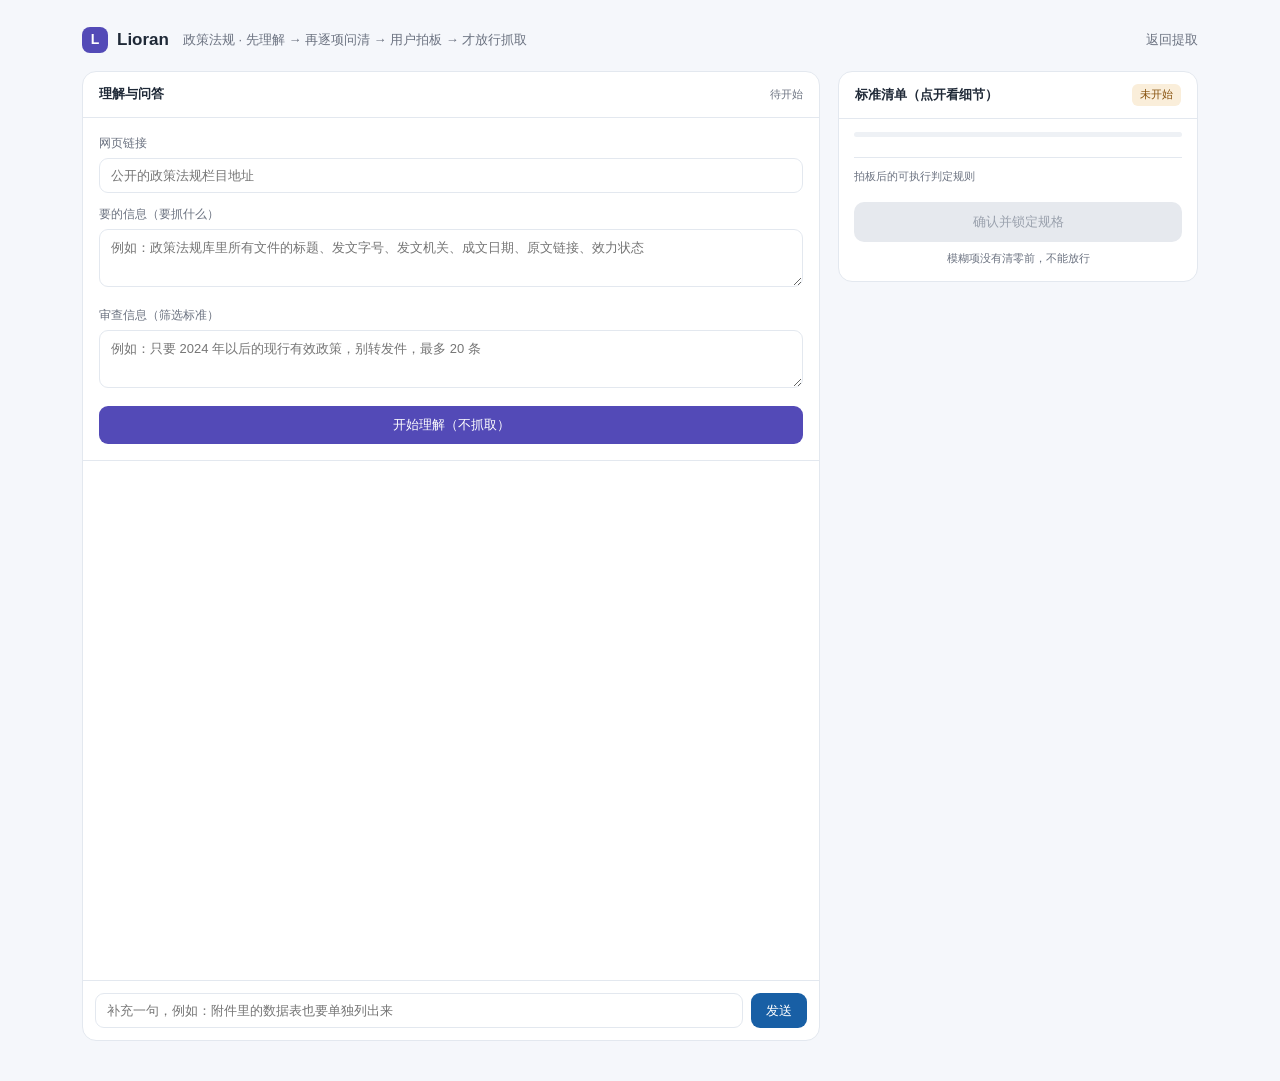
<file: static/clarify.html>
<!doctype html>
<html lang="zh-CN">
<head>
  <meta charset="utf-8">
  <meta name="viewport" content="width=device-width, initial-scale=1">
  <title>Lioran · 先理解，再问清楚</title>
  <style>
    :root{--bg:#f5f7fb;--card:#fff;--line:#e3e8ef;--ink:#1f2937;--muted:#6b7280;--blue:#185fa5;--blue-soft:#e6f1fb;--purple:#534ab7;--purple-soft:#eeedfe;--amber:#854f0b;--amber-soft:#faeeda;--green:#0f6e56;--green-soft:#e1f5ee}
    *{box-sizing:border-box}
    body{margin:0;background:var(--bg);color:var(--ink);font-family:-apple-system,BlinkMacSystemFont,"PingFang SC","Microsoft YaHei",sans-serif;font-size:14px;line-height:1.6}
    .app{max-width:1160px;margin:0 auto;padding:26px 22px 40px}
    header{display:flex;align-items:baseline;gap:14px;flex-wrap:wrap;margin-bottom:18px}
    .brand{display:flex;align-items:center;gap:9px;font-size:17px;font-weight:600}
    .mark{width:26px;height:26px;border-radius:8px;background:var(--purple);color:#fff;display:grid;place-items:center;font-size:14px}
    header p{margin:0;color:var(--muted);font-size:13px}
    .layout{display:grid;grid-template-columns:1fr 360px;gap:18px;align-items:start}
    .panel{background:var(--card);border:1px solid var(--line);border-radius:14px;overflow:hidden}
    .panel-head{padding:12px 16px;border-bottom:1px solid var(--line);font-weight:600;font-size:13px;display:flex;justify-content:space-between;align-items:center}
    .inputs{padding:16px}
    .inputs label{display:block;font-size:12px;color:var(--muted);margin:0 0 5px}
    .inputs input,.inputs textarea{width:100%;border:1px solid var(--line);border-radius:9px;padding:9px 11px;font-size:13px;font-family:inherit;outline:none;background:#fff;color:var(--ink);margin-bottom:12px}
    .inputs textarea{resize:vertical;min-height:58px}
    .inputs input:focus,.inputs textarea:focus{border-color:var(--blue)}
    .primary{width:100%;border:0;border-radius:9px;padding:10px;font-size:13px;font-family:inherit;cursor:pointer;background:var(--purple);color:#fff}
    .primary:disabled{background:#d8d8e3;cursor:default}
    .chat{height:520px;overflow-y:auto;padding:16px;display:flex;flex-direction:column;gap:14px;border-top:1px solid var(--line)}
    .msg{max-width:94%;padding:11px 14px;border-radius:12px;font-size:13px;white-space:pre-wrap}
    .msg.ai{align-self:flex-start;background:#fafbfd;border:1px solid var(--line);width:94%}
    .msg.user{align-self:flex-end;background:var(--blue-soft);border:1px solid #cfe2f6}
    .msg .who{font-size:11px;color:var(--muted);margin-bottom:4px}
    .label{display:inline-block;font-size:10px;padding:1px 7px;border-radius:5px;background:var(--purple-soft);color:var(--purple);margin-right:6px}
    .q{border-top:1px solid var(--line);padding:10px 0 2px;margin-top:10px}
    .q:first-of-type{border-top:0;margin-top:4px}
    .q p{margin:0 0 7px;font-size:13px}
    .qwhy{font-size:11px;color:var(--muted);background:#f4f7fb;border-radius:6px;padding:6px 9px;margin:0 0 8px;line-height:1.55}
    .qwhy b{color:var(--ink);font-weight:500}
    .opts{display:flex;flex-wrap:wrap;gap:7px}
    .opt{border:1px solid var(--line);background:#fff;color:var(--ink);border-radius:8px;padding:6px 11px;font-size:12px;cursor:pointer;font-family:inherit}
    .opt.on{background:var(--blue-soft);border-color:var(--blue);color:var(--blue)}
    .opt:disabled{cursor:default;opacity:.7}
    .submit{margin-top:14px;border:0;background:var(--purple);color:#fff;border-radius:8px;padding:8px 15px;font-size:12px;cursor:pointer;font-family:inherit}
    .submit:disabled{background:#d8d8e3;cursor:default}
    .recheck label{display:block;font-size:12px;padding:3px 0}
    .composer{display:flex;gap:8px;padding:12px;border-top:1px solid var(--line)}
    .composer input{flex:1;border:1px solid var(--line);border-radius:9px;padding:9px 11px;font-size:13px;font-family:inherit;outline:none}
    .composer button{border:0;background:var(--blue);color:#fff;border-radius:9px;padding:0 15px;font-size:13px;cursor:pointer;font-family:inherit}
    .badge{font-size:11px;padding:2px 8px;border-radius:6px;background:var(--amber-soft);color:var(--amber);font-weight:400}
    .badge.ready{background:var(--green-soft);color:var(--green)}
    .side{padding:13px 15px}
    .progress{height:5px;background:#eef1f5;border-radius:3px;overflow:hidden;margin:0 0 12px}
    .progress i{display:block;height:100%;background:var(--green);width:0;transition:width .3s}
    #items{max-height:280px;overflow-y:auto}
    .group{margin-bottom:10px}
    .group h4{margin:0 0 5px;font-size:11px;color:var(--muted);font-weight:500}
    .row{display:flex;gap:7px;align-items:flex-start;padding:4px 0;font-size:11.5px;border-bottom:1px dashed #f0f2f6;cursor:pointer}
    .row:hover{background:#fafbfd}
    .dot{width:7px;height:7px;border-radius:50%;margin-top:6px;flex:none;background:#c9ced8}
    .row.ok .dot{background:var(--green)}
    .row .k{color:var(--muted);width:74px;flex:none}
    .row .v{flex:1;word-break:break-all}
    .row:not(.ok) .v{color:var(--amber)}
    .tag{font-size:9px;padding:0 5px;border-radius:4px;background:#f1efe8;color:#5f5e5a;flex:none;margin-top:3px}
    .tag.amb{background:var(--amber-soft);color:var(--amber)}
    .tag.said{background:var(--green-soft);color:var(--green)}
    .detail{background:#f7f9fc;border-left:2px solid var(--blue);padding:6px 9px;margin:3px 0 6px;font-size:11px;color:var(--muted);line-height:1.6}
    .detail b{color:var(--ink);font-weight:500}
    .rules{border-top:1px solid var(--line);padding-top:10px;margin:8px 0 12px}
    .rules h4{margin:0 0 5px;font-size:11px;color:var(--muted);font-weight:500}
    #rules{max-height:140px;overflow-y:auto;font-size:11px;color:var(--muted)}
    #rules div{padding:3px 0;border-bottom:1px dashed #f0f2f6}
    #rules b{color:var(--ink);font-weight:500}
    .confirm{width:100%;border:0;border-radius:10px;padding:11px;font-size:13px;font-family:inherit;cursor:pointer;background:var(--green);color:#fff}
    .confirm:disabled{background:#e6e9ee;color:#9aa1ad;cursor:default}
    header a{margin-left:auto;color:var(--muted);font-size:13px;text-decoration:none}
    .tip{text-align:center;font-size:11px;color:var(--muted);margin:8px 0 0}
    .err{color:#a32d2d;font-size:12px;padding:8px 16px}
  </style>
</head>
<body>
<div class="app">
  <header>
    <div class="brand"><span class="mark">L</span>Lioran</div>
    <p>政策法规 · 先理解 → 再逐项问清 → 用户拍板 → 才放行抓取</p>
    <a id="back-home" href="/">返回提取</a>
  </header>
  <div class="layout">
    <section class="panel">
      <div class="panel-head"><span>理解与问答</span><span style="font-weight:400;color:var(--muted);font-size:11px" id="phase">待开始</span></div>
      <div class="inputs">
        <label for="url">网页链接</label>
        <input id="url" type="text" placeholder="公开的政策法规栏目地址">
        <label for="requirement">要的信息（要抓什么）</label>
        <textarea id="requirement" placeholder="例如：政策法规库里所有文件的标题、发文字号、发文机关、成文日期、原文链接、效力状态"></textarea>
        <label for="review">审查信息（筛选标准）</label>
        <textarea id="review" placeholder="例如：只要 2024 年以后的现行有效政策，别转发件，最多 20 条"></textarea>
        <button class="primary" id="start">开始理解（不抓取）</button>
      </div>
      <div class="chat" id="chat"></div>
      <div class="err" id="err" hidden></div>
      <div class="composer">
        <input id="note" placeholder="补充一句，例如：附件里的数据表也要单独列出来">
        <button id="send-note">发送</button>
      </div>
    </section>
    <aside class="panel">
      <div class="panel-head"><span>标准清单（点开看细节）</span><span class="badge" id="badge">未开始</span></div>
      <div class="side">
        <div class="progress"><i id="bar"></i></div>
        <div id="items"></div>
        <div class="rules">
          <h4 id="rules-head">拍板后的可执行判定规则</h4>
          <div id="rules"></div>
        </div>
        <button class="confirm" id="confirm" disabled>确认并锁定规格</button>
        <p class="tip" id="tip">模糊项没有清零前，不能放行</p>
      </div>
    </aside>
  </div>
</div>
<script src="/static/clarify.js" defer></script>
</body>
</html>
</file>
